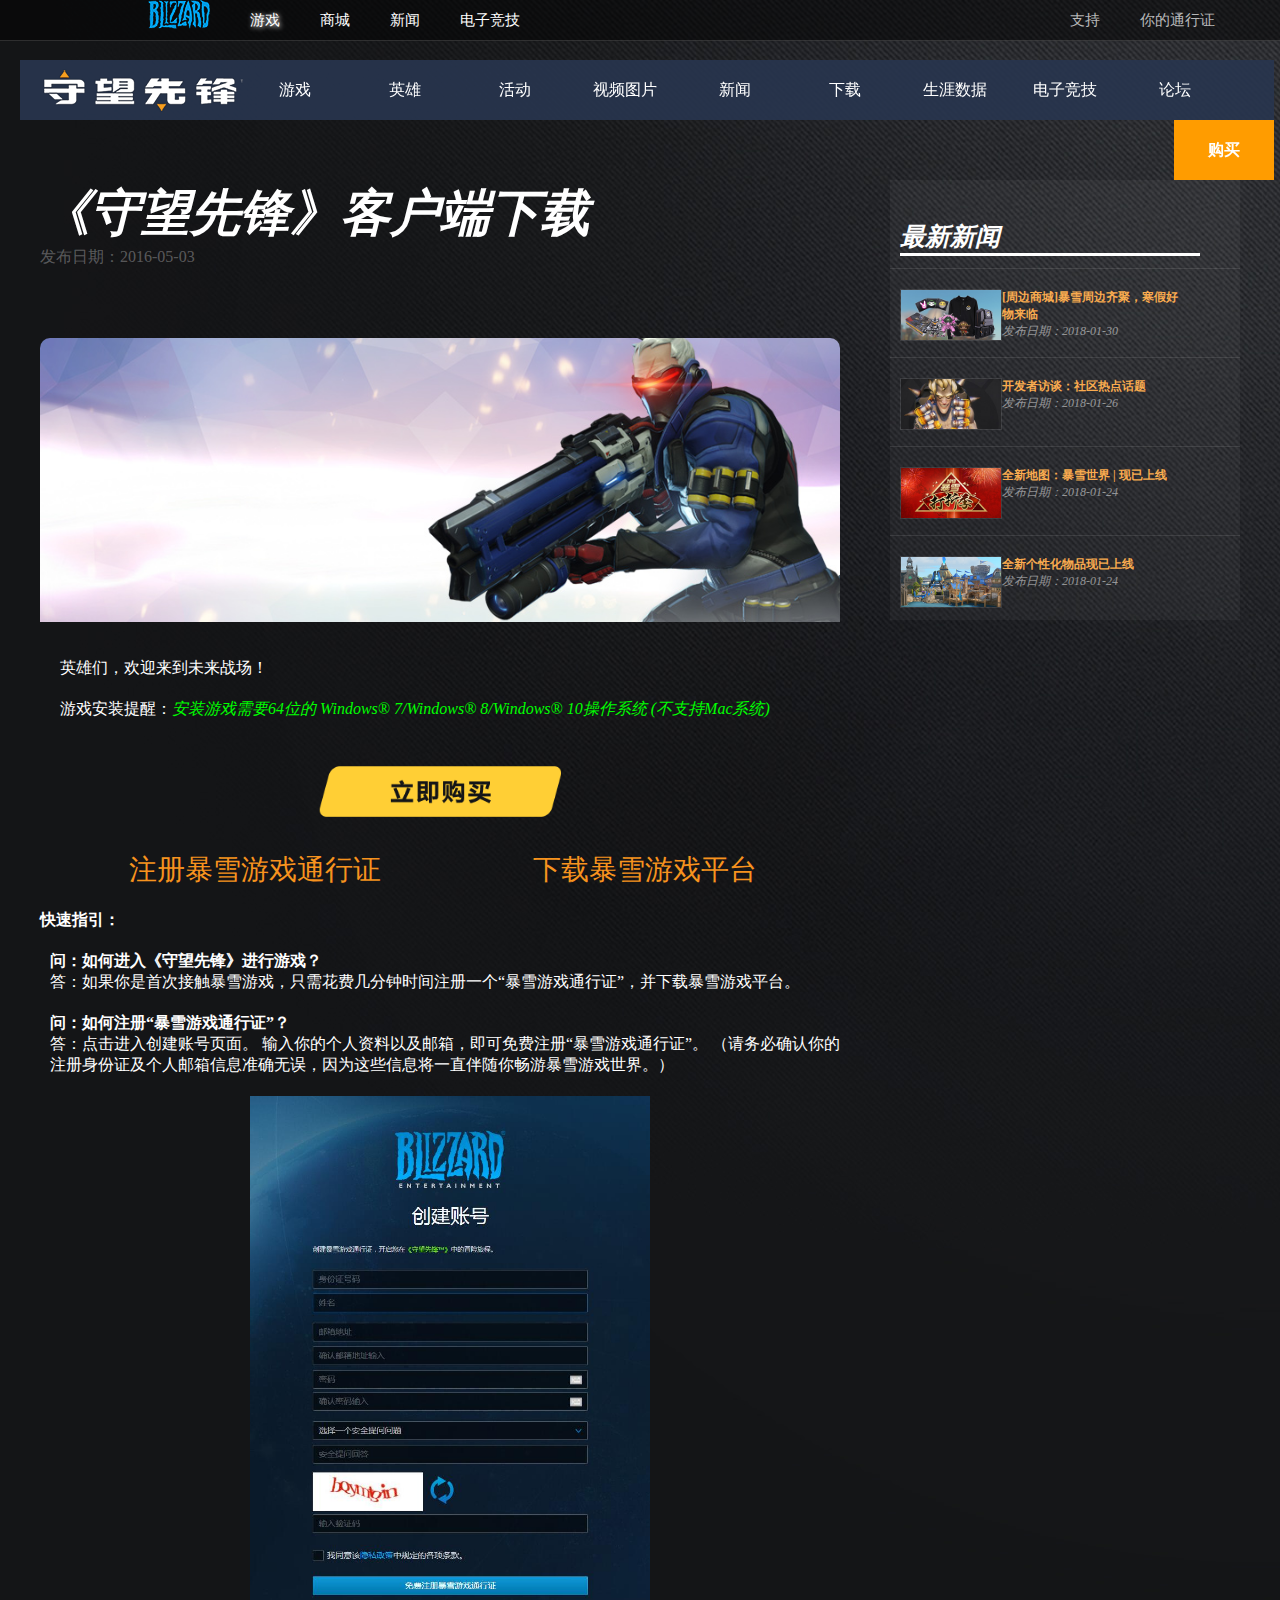
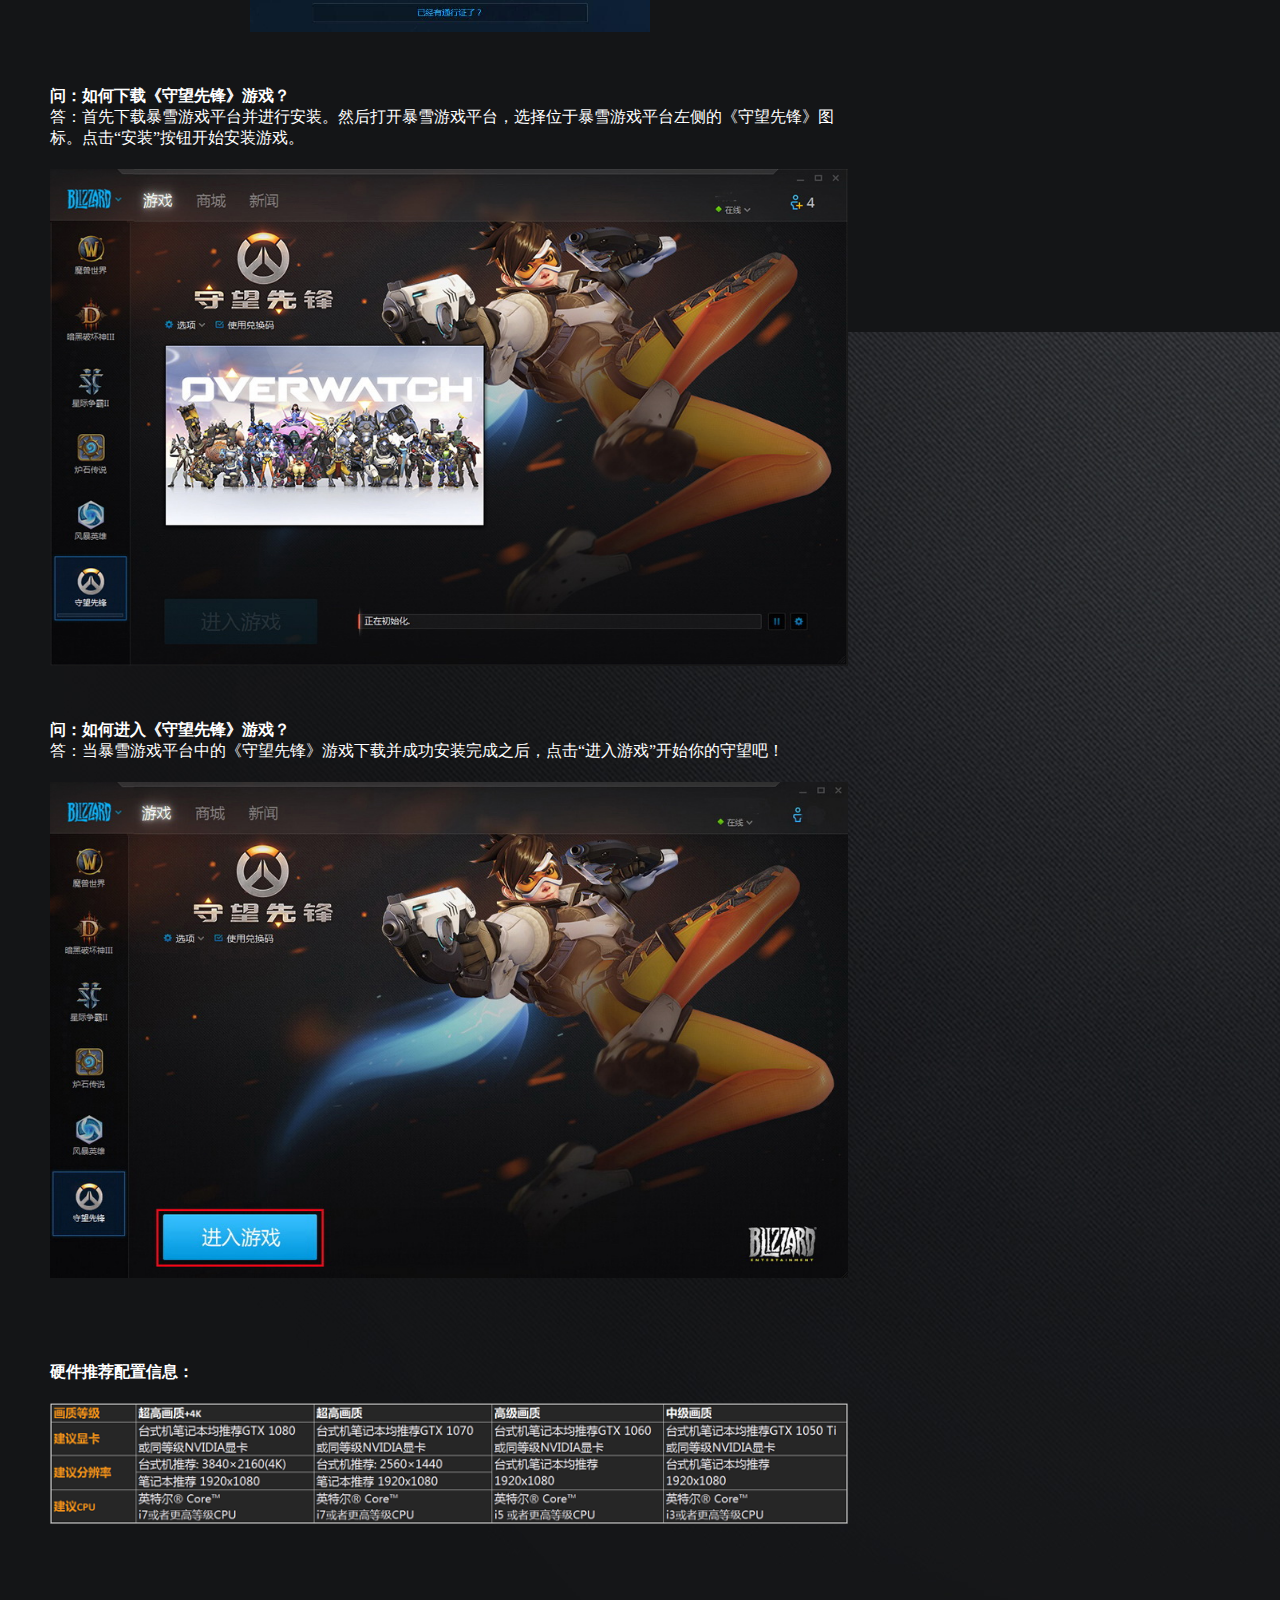
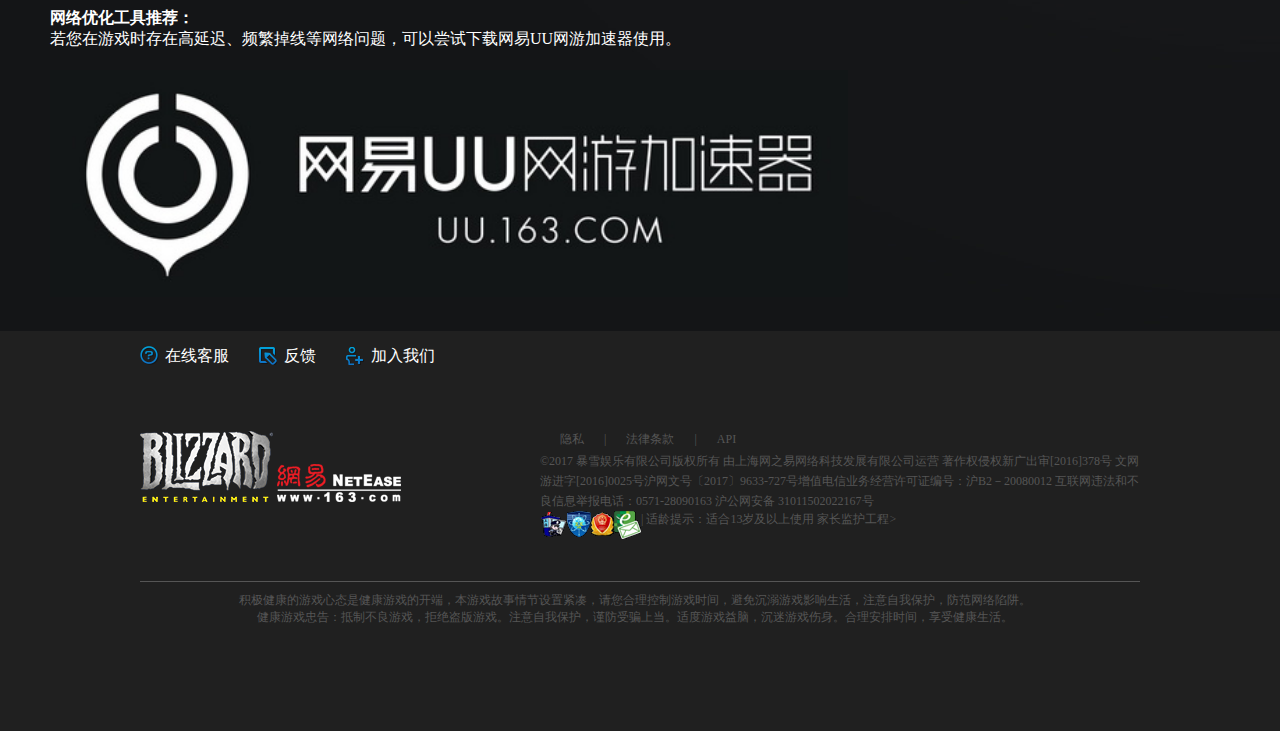
<file: download.html>
<!DOCTYPE html>
<head>
	<meta charset="utf-8">
	<title>下载</title>
	<link href="./css/commen.css" type="text/css" rel="stylesheet">
	<link href="./css/download.css" type="text/css" rel="stylesheet">
	<script type="text/javascript" src="./js/nav.js"></script>
</head>


<body>
	<!-- =============头部导航================ -->
	<header>
		
		<div class="header_title">
		<ul>
			<li> <a href="#"><img src="images/header_logo.png"></a></li>
			<li class="header_title_light"> <a href="#">游戏</a></li>
			<li> <a href="#">商城</a></li>
			<li> <a href="#">新闻</a></li>
			<li> <a href="#">电子竞技</a></li>
		</ul>

		<div class="header_title_right">
			<ul>
			<li>支持</li>
			<li>你的通行证</li>
			</ul>
		</div>
	</div>
		<!-- <div class="navbg"> -->
		<!-- =========导航========= -->
		<nav id="nav">
			<ul>
				<li><a href="index.html"><img src="./images/title_logo.png"></a></li>
				<li><a href="#">游戏</a></li>
				<li><a href="heros.html">英雄</a></li>
				<li><a href="activity.html">活动</a></li>
				<li><a href="video.html">视频图片</a></li>
				<li><a href="news.html">新闻</a></li>
				<li><a href="download.html">下载</a></li>
				<li><a href="#">生涯数据</a></li>
				<li><a href="sports.html">电子竞技</a></li>
				<li><a href="#">论坛</a></li>

			</ul>
			<a href=""><div class="nav_buy"><strong>购买</strong></div></a>
		</nav>
		
	</header>


	
	<main>
		<div class="main_left">
			<div class="main_left_afloor">
				<h2><i>《守望先锋》客户端下载</i></h2><span>发布日期：2016-05-03</span>
				<div class="main_left_afloorP">
				<img src="./images/download/76.jpg" width="800px"></div>
				<p>英雄们，欢迎来到未来战场！</p>
				<p>游戏安装提醒：<i style="color:rgb(0,255,0);">安装游戏需要64位的 Windows® 7/Windows® 8/Windows® 10操作系统 (不支持Mac系统)</i></p>
				<div class="main_left_buy">
					<div class="main_left_buyT">
					<a href=""><img src="./images/download/button.png" width="250px"></a>
				</div>
				<div class="main_left_buyD">
					<a href="">注册暴雪游戏通行证</a>
					<a href="">下载暴雪游戏平台</a>
				</div>

				</div>
			</div>
			<div class="main_left_bfloor">
				<h4>快速指引：</h4>
				<p><strong>问：如何进入《守望先锋》进行游戏？</strong>
				答：如果你是首次接触暴雪游戏，只需花费几分钟时间注册一个“暴雪游戏通行证”，并下载暴雪游戏平台。</p>
				<p><strong>问：如何注册“暴雪游戏通行证”？</strong>
				答：点击进入创建账号页面。 输入你的个人资料以及邮箱，即可免费注册“暴雪游戏通行证”。
				（请务必确认你的注册身份证及个人邮箱信息准确无误，因为这些信息将一直伴随你畅游暴雪游戏世界。）</p>
				<p><a href=""><img src="./images/download/register.jpg" width="400px"></a></p>

			</div>
			<div class="main_left_cfloor">
				<p><strong>问：如何下载《守望先锋》游戏？</strong>
				答：首先下载暴雪游戏平台并进行安装。然后打开暴雪游戏平台，选择位于暴雪游戏平台左侧的《守望先锋》图标。点击“安装”按钮开始安装游戏。</p>
				<p><a href=""><img src="./images/download/login.jpg" width="798px"></a></p>
			</div>
			<div class="main_left_dfloor">
				<p><strong>问：如何进入《守望先锋》游戏？</strong>
				答：当暴雪游戏平台中的《守望先锋》游戏下载并成功安装完成之后，点击“进入游戏”开始你的守望吧！</p>
				<p><a href=""><img src="./images/download/start.jpg" width="798px"></a></p>
			</div>
			<div class="main_left_efloor">
				<p><strong>硬件推荐配置信息：</strong>
				<p><a href=""><img src="./images/download/peizhi.png" width="798px"></a></p>
			</div>
			<div class="main_left_ffloor">
				<p><strong>网络优化工具推荐：</strong>
					若您在游戏时存在高延迟、频繁掉线等网络问题，可以尝试下载网易UU网游加速器使用。</p>
				<p><a href=""><img src="./images/download/jiasu.jpg" width="798px"></a></p>
			</div>
		</div>


		<div class="main_right">
		<ul>
					<li style="height:48px">
						<h3><i>最新新闻</i></h3>	
					</li>
					<li>
						<a href="#"><img src="./images/news/zhoubian.jpg" height="50px"></a>
						<h5>[周边商城]暴雪周边齐聚，寒假好物来临</h5>
						<p><i>发布日期：2018-01-30</i></p>
					</li>
					<li>
						<a href="#"><img src="./images/news/kuangshu1.jpg" height="50px"></a>
						<h5>开发者访谈：社区热点话题</h5>
						<p><i>发布日期：2018-01-26</i></p>
					</li>
					<li>
						<a href="#"><img src="./images/news/dazhe1.jpg" height="50px"></a>
						<h5>全新地图：暴雪世界 | 现已上线</h5>
						<p><i>发布日期：2018-01-24</i></p>
					</li>
					<li style="border:none">
						<a href="#"><img src="./images/news/newmap.jpg" height="50px"></a>
						<h5>全新个性化物品现已上线</h5>
						<p><i>发布日期：2018-01-24</i></p>
					</li> </div>

	</main>

<div class="clear"></div>




	<footer>
		<div class="footer_contem">
			<div class="footer_contem_top">
				<ul>
					<li>在线客服</li>
					<li>反馈</li>
					<li>加入我们</li>	
				</ul>
			</div>

			<div class="footer_contem_middle">
				<div class="footer_contem_middleL">
					<img src="./images/baoxue_logo.png">
					<img src="./images/wangyi_logo.png">

				</div>
				<div class="footer_contem_middleR">
					<ul>
						<li>
							<ul>
								<li>隐私</li>
								<li>|</li>
								<li>法律条款</li>
								<li>|</li>
								<li>API</li>
							</ul>
						</li>
						<br>
						<li>
							<p>©2017 暴雪娱乐有限公司版权所有 由上海网之易网络科技发展有限公司运营 著作权侵权新广出审[2016]378号

								文网游进字[2016]0025号沪网文号〔2017〕9633-727号增值电信业务经营许可证编号：沪B2－20080012

							互联网违法和不良信息举报电话：0571-28090163 沪公网安备 31011502022167号</p>
						</li>
						<li>
							<ul>
								<li><img src="./images/footer_logo1.png"></li>
								<li><img src="./images/footer_logo2.png"></li>
								<li><img src="./images/footer_logo3.png"></li>
								<li><img src="./images/footer_logo4.png"></li>
								<li>|  适龄提示：适合13岁及以上使用  家长监护工程></li>
							</ul>
						</li>
					</ul>
				</div>
			</div>
			<div class="footer_contem_bottom">
				积极健康的游戏心态是健康游戏的开端，本游戏故事情节设置紧凑，请您合理控制游戏时间，避免沉溺游戏影响生活，注意自我保护，防范网络陷阱。<br>
				健康游戏忠告：抵制不良游戏，拒绝盗版游戏。注意自我保护，谨防受骗上当。适度游戏益脑，沉迷游戏伤身。合理安排时间，享受健康生活。
			</div>
		</div>
	</footer>

</body>
</file>
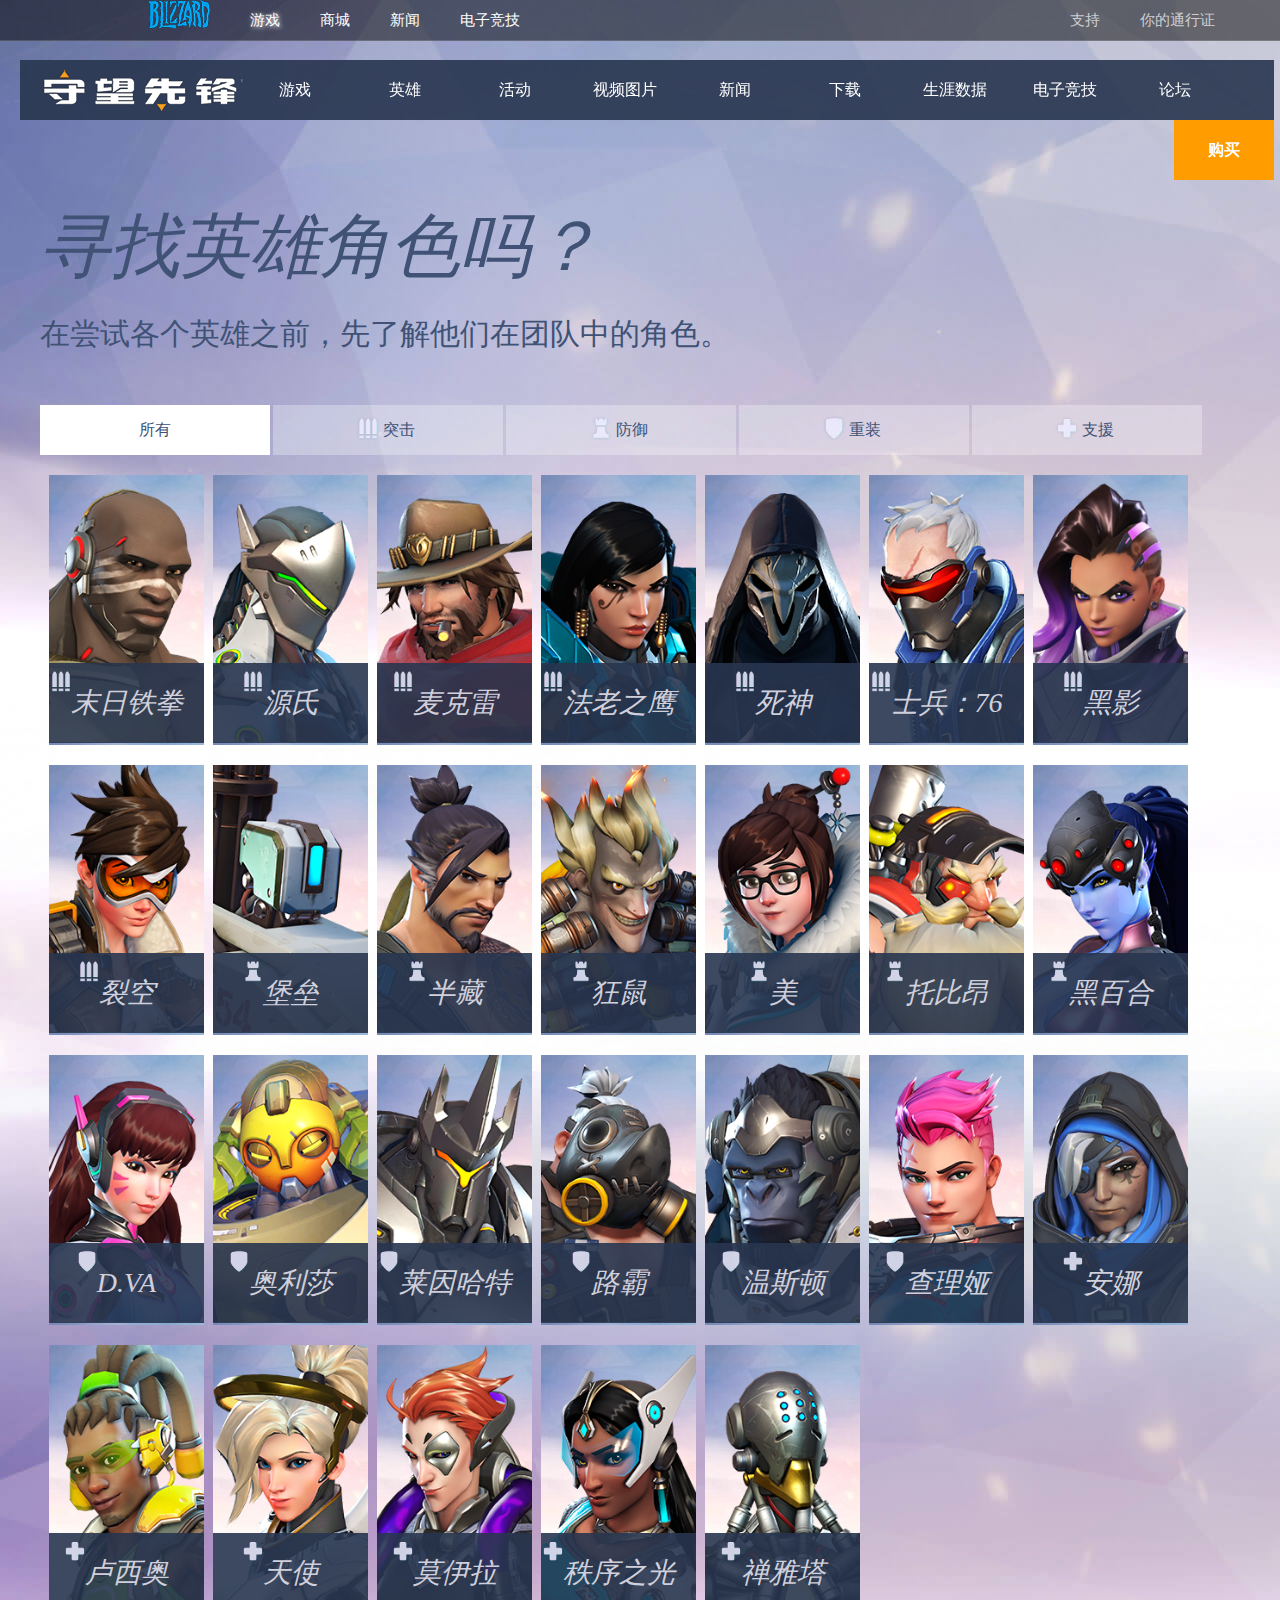
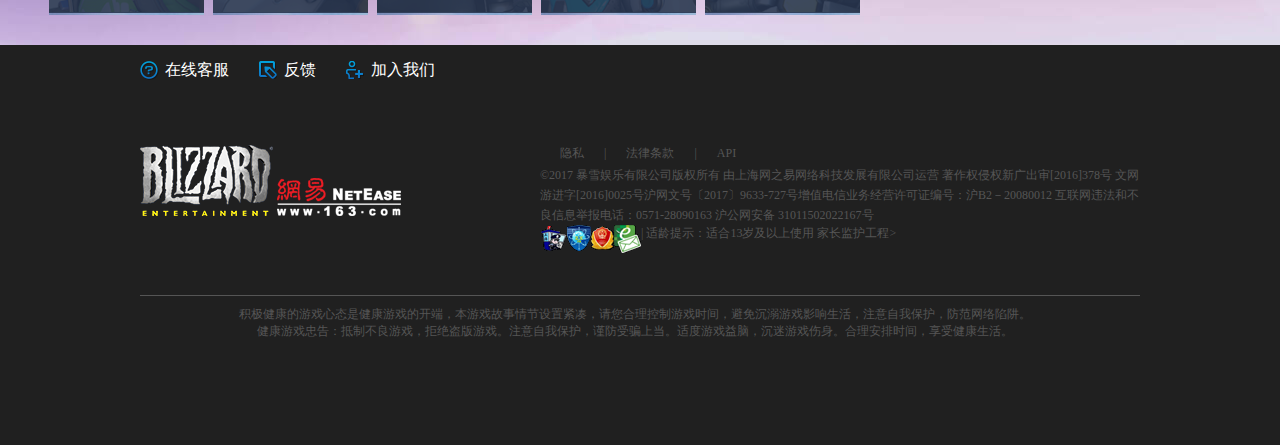
<file: heros.html>
<!DOCTYPE html>
<head>
	<meta charset="utf-8">
	<title>英雄</title>
	<link href="./css/commen.css" type="text/css" rel="stylesheet">
	<link href="./css/heros.css" type="text/css" rel="stylesheet">
	<script type="text/javascript" src="./js/nav.js"></script>
</head>


<body>
	<!-- =============头部导航================ -->
	<header>
		
		<div class="header_title">
		<ul>
			<li> <a href="#"><img src="images/header_logo.png"></a></li>
			<li class="header_title_light"> <a href="#">游戏</a></li>
			<li> <a href="#">商城</a></li>
			<li> <a href="#">新闻</a></li>
			<li> <a href="#">电子竞技</a></li>
		</ul>

		<div class="header_title_right">
			<ul>
			<li>支持</li>
			<li>你的通行证</li>
			</ul>
		</div>
	</div>
		<!-- <div class="navbg"> -->
		<!-- =========导航========= -->
		<nav id="nav">
			<ul>
				<li><a href="index.html"><img src="./images/title_logo.png"></a></li>
				<li><a href="#">游戏</a></li>
				<li><a href="heros.html">英雄</a></li>
				<li><a href="activity.html">活动</a></li>
				<li><a href="video.html">视频图片</a></li>
				<li><a href="news.html">新闻</a></li>
				<li><a href="download.html">下载</a></li>
				<li><a href="#">生涯数据</a></li>
				<li><a href="sports.html">电子竞技</a></li>
				<li><a href="#">论坛</a></li>

			</ul>
			<a href=""><div class="nav_buy"><strong>购买</strong></div></a>
		</nav>
		
	</header>
	
	<main>
		<div class="main_heros">
			<i>寻找英雄角色吗？</i>
			<p>在尝试各个英雄之前，先了解他们在团队中的角色。</p>
			<ul class="main_herostype">
					<li style="text-align:center;">所有</li>
					<li><a href="#"><img src="./images/heros/role-offense.png" width="30px" ><span>突击</span></a></li>
					<li><a href="#"><img src="./images/heros/role-defense.png" width="30px" ><span>防御</span></a></li>
					<li><a href="#"><img src="./images/heros/role-tank.png" width="30px" ><span>重装</span></a></li>
					<li><a href="#"><img src="./images/heros/role-support.png" width="30px" ><span>支援</span></a></li>
			</ul>
			<ul class="heros">
				<a href="#"><li><img src="images/heros/11tiequan.png" width="155px">
					<span><img src="./images/heros/role-offense.png" width="30px" class="img" ><i>末日铁拳</i></span></li></a>
					<a href="#"><li><img src="images/heros/12yuanshi.png" width="155px"><span><img src="./images/heros/role-offense.png" width="30px" class="img" ><i>源氏</i></span></li></a>
					<a href="#"><li><img src="images/heros/13mai.png" width="155px"><span><img src="./images/heros/role-offense.png" width="30px" class="img" ><i>麦克雷</i></span></li></a>
					<a href="#"><li><img src="images/heros/14faji.png" width="155px"><span><img src="./images/heros/role-offense.png" width="30px" class="img" ><i>法老之鹰</i></span></li></a>
					<a href="#"><li><img src="images/heros/15sishen.png" width="155px"><span><img src="./images/heros/role-offense.png" width="30px" class="img" ><i>死神</i></span></li></a>
					<a href="#"><li><img src="images/heros/16solider.png" width="155px"><span><img src="./images/heros/role-offense.png" width="30px" class="img" ><i>士兵：76</i></span></li></a>
					<a href="#"><li><img src="images/heros/18heiying.png" width="155px"><span><img src="./images/heros/role-offense.png" width="30px" class="img" ><i>黑影</i></span></li></a>
					<a href="#"><li><img src="images/heros/21liekong.png" width="155px"><span><img src="./images/heros/role-offense.png" width="30px" class="img" ><i>裂空</i></span></li></a>
					
					<a href="#"><li><img src="images/heros/22baolei.png" width="155px"><span><img src="./images/heros/role-defense.png" width="30px" class="img" ><i>堡垒</i></span></li></a>
					<a href="#"><li><img src="images/heros/23banzang.png" width="155px"><span><img src="./images/heros/role-defense.png" width="30px" class="img" ><i>半藏</i></span></li></a>
					<a href="#"><li><img src="images/heros/24kuangshu.png" width="155px"><span><img src="./images/heros/role-defense.png" width="30px" class="img" ><i>狂鼠</i></span></li></a>
					<a href="#"><li><img src="images/heros/25xiaomei.png" width="155px"><span><img src="./images/heros/role-defense.png" width="30px" class="img" ><i>美</i></span></li></a>
					<a href="#"><li><img src="images/heros/26airen.png" width="155px"><span><img src="./images/heros/role-defense.png" width="30px" class="img" ><i>托比昂</i></span></li></a>
					<a href="#"><li><img src="images/heros/27baihe.png" width="155px"><span><img src="./images/heros/role-defense.png" width="30px" class="img" ><i>黑百合</i></span></li></a>

					<a href="#"><li><img src="images/heros/31DVA.png" width="155px"><span><img src="./images/heros/role-tank.png" width="30px" class="img" ><i>D.VA</i></span></li></a>
					<a href="#"><li><img src="images/heros/32aolisha.png" width="155px"><span><img src="./images/heros/role-tank.png" width="30px" class="img" ><i>奥利莎</i></span></li></a>
					<a href="#"><li><img src="images/heros/33dachui.png" width="155px"><span><img src="./images/heros/role-tank.png" width="30px" class="img" ><i>莱因哈特</i></span></li></a>
					<a href="#"><li><img src="images/heros/34luba.png" width="155px"><span><img src="./images/heros/role-tank.png" width="30px" class="img" ><i>路霸</i></span></li></a>
					<a href="#"><li><img src="images/heros/35xingxing.png" width="155px"><span><img src="./images/heros/role-tank.png" width="30px" class="img" ><i>温斯顿</i></span></li></a>
					<a href="#"><li><img src="images/heros/36maomei.png" width="155px"><span><img src="./images/heros/role-tank.png" width="30px" class="img" ><i>查理娅</i></span></li></a>

					<a href="#"><li><img src="images/heros/37anna.png" width="155px"><span><img src="./images/heros/role-support.png" width="30px" class="img" ><i>安娜</i></span></li></a>
					<a href="#"><li><img src="images/heros/41DJ.png" width="155px"><span><img src="./images/heros/role-support.png" width="30px" class="img" ><i>卢西奥</i></span></li></a>
					<a href="#"><li><img src="images/heros/42angel.png" width="155px"><span><img src="./images/heros/role-support.png" width="30px" class="img" ><i>天使</i></span></li></a>
					<a href="#"><li><img src="images/heros/43moyila.png" width="155px"><span><img src="./images/heros/role-support.png" width="30px" class="img" ><i>莫伊拉</i></span></li></a>
					<a href="#"><li><img src="images/heros/44asan.png" width="155px"><span><img src="./images/heros/role-support.png" width="30px" class="img" ><i>秩序之光</i></span></li></a>
					<a href="#"><li><img src="images/heros/45heshang.png" width="155px"><span><img src="./images/heros/role-support.png" width="30px" class="img" ><i>禅雅塔</i></span></li></a>
			</ul>

		</div>

	</main>
	<div class="clear"></div>

	<footer>
		<div class="footer_contem">
			<div class="footer_contem_top">
				<ul>
					<li>在线客服</li>
					<li>反馈</li>
					<li>加入我们</li>	
				</ul>
			</div>

			<div class="footer_contem_middle">
				<div class="footer_contem_middleL">
					<img src="./images/baoxue_logo.png">
					<img src="./images/wangyi_logo.png">

				</div>
				<div class="footer_contem_middleR">
					<ul>
						<li>
							<ul>
								<li>隐私</li>
								<li>|</li>
								<li>法律条款</li>
								<li>|</li>
								<li>API</li>
							</ul>
						</li>
						<br>
						<li>
							<p>©2017 暴雪娱乐有限公司版权所有 由上海网之易网络科技发展有限公司运营 著作权侵权新广出审[2016]378号

								文网游进字[2016]0025号沪网文号〔2017〕9633-727号增值电信业务经营许可证编号：沪B2－20080012

							互联网违法和不良信息举报电话：0571-28090163 沪公网安备 31011502022167号</p>
						</li>
						<li>
							<ul>
								<li><img src="./images/footer_logo1.png"></li>
								<li><img src="./images/footer_logo2.png"></li>
								<li><img src="./images/footer_logo3.png"></li>
								<li><img src="./images/footer_logo4.png"></li>
								<li>|  适龄提示：适合13岁及以上使用  家长监护工程></li>
							</ul>
						</li>
					</ul>
				</div>
			</div>
			<div class="footer_contem_bottom">
				积极健康的游戏心态是健康游戏的开端，本游戏故事情节设置紧凑，请您合理控制游戏时间，避免沉溺游戏影响生活，注意自我保护，防范网络陷阱。<br>
				健康游戏忠告：抵制不良游戏，拒绝盗版游戏。注意自我保护，谨防受骗上当。适度游戏益脑，沉迷游戏伤身。合理安排时间，享受健康生活。
			</div>
		</div>
	</footer>

</body>
</file>
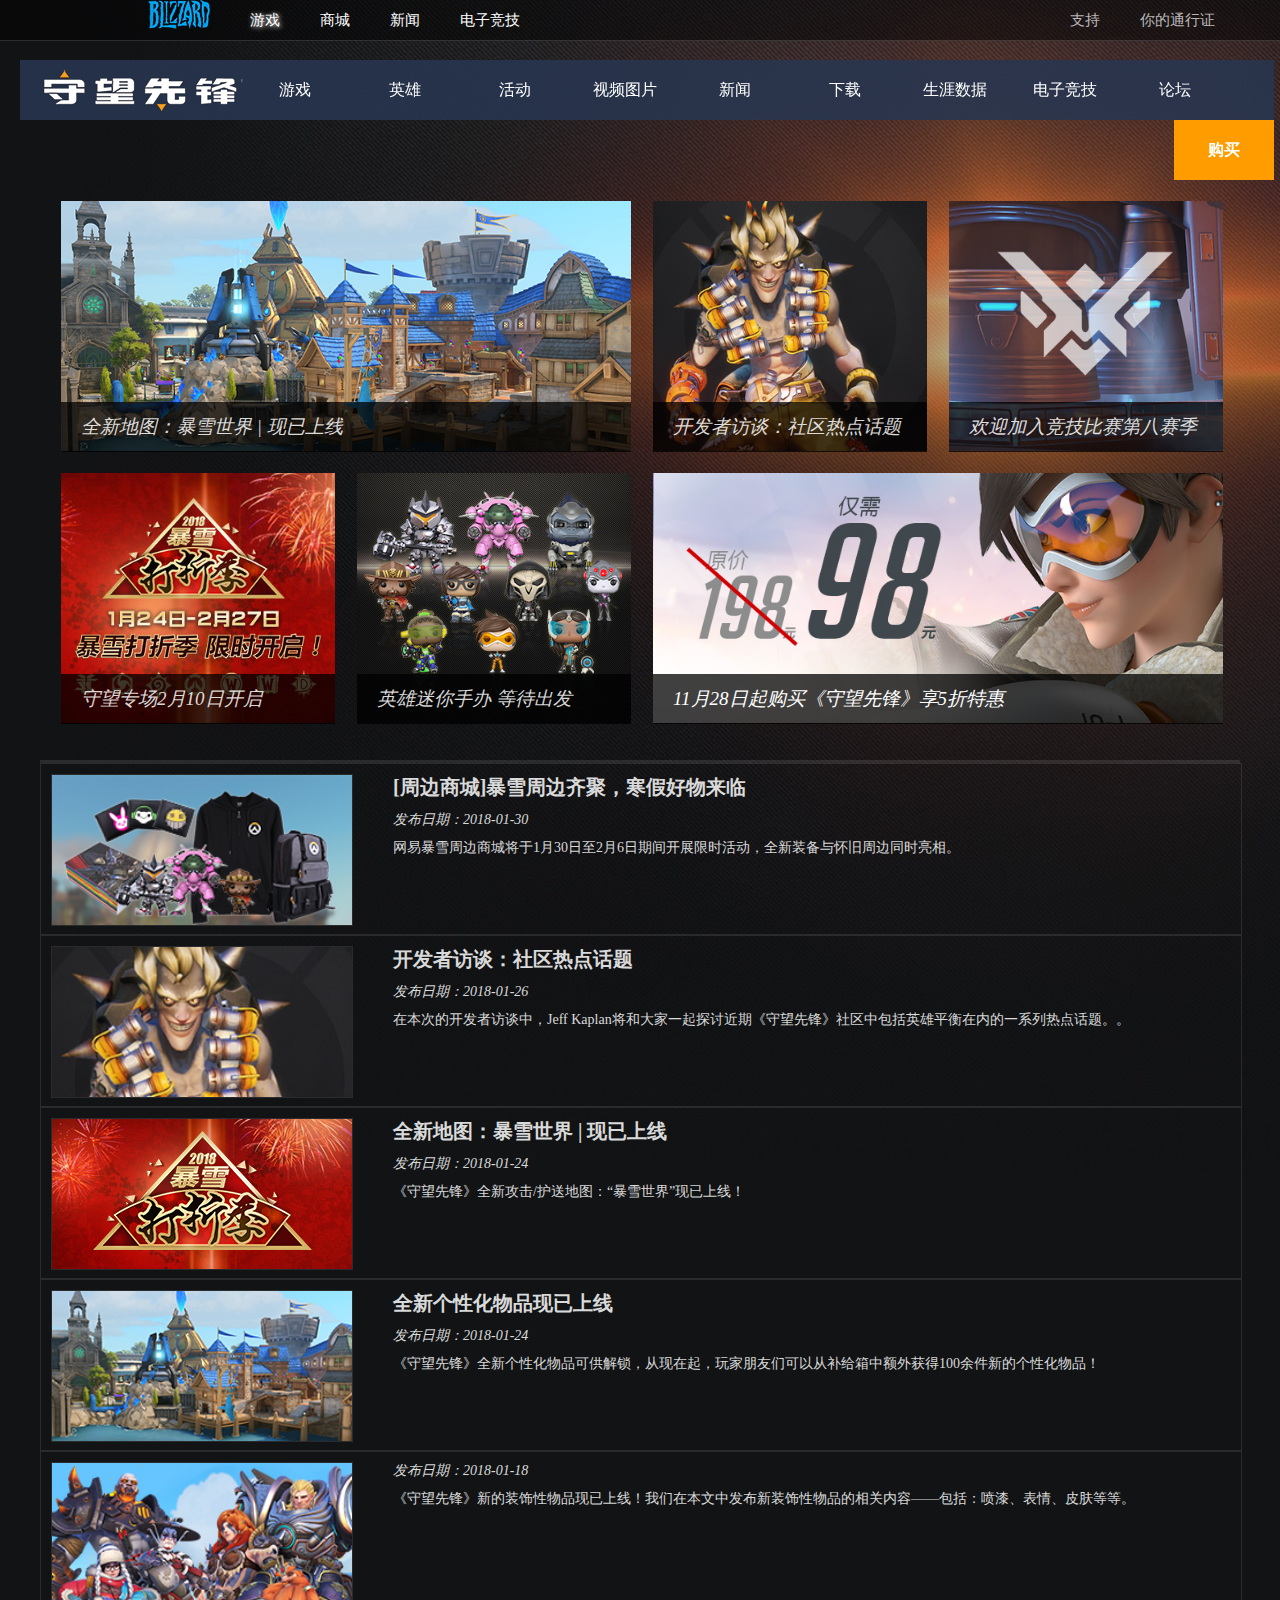
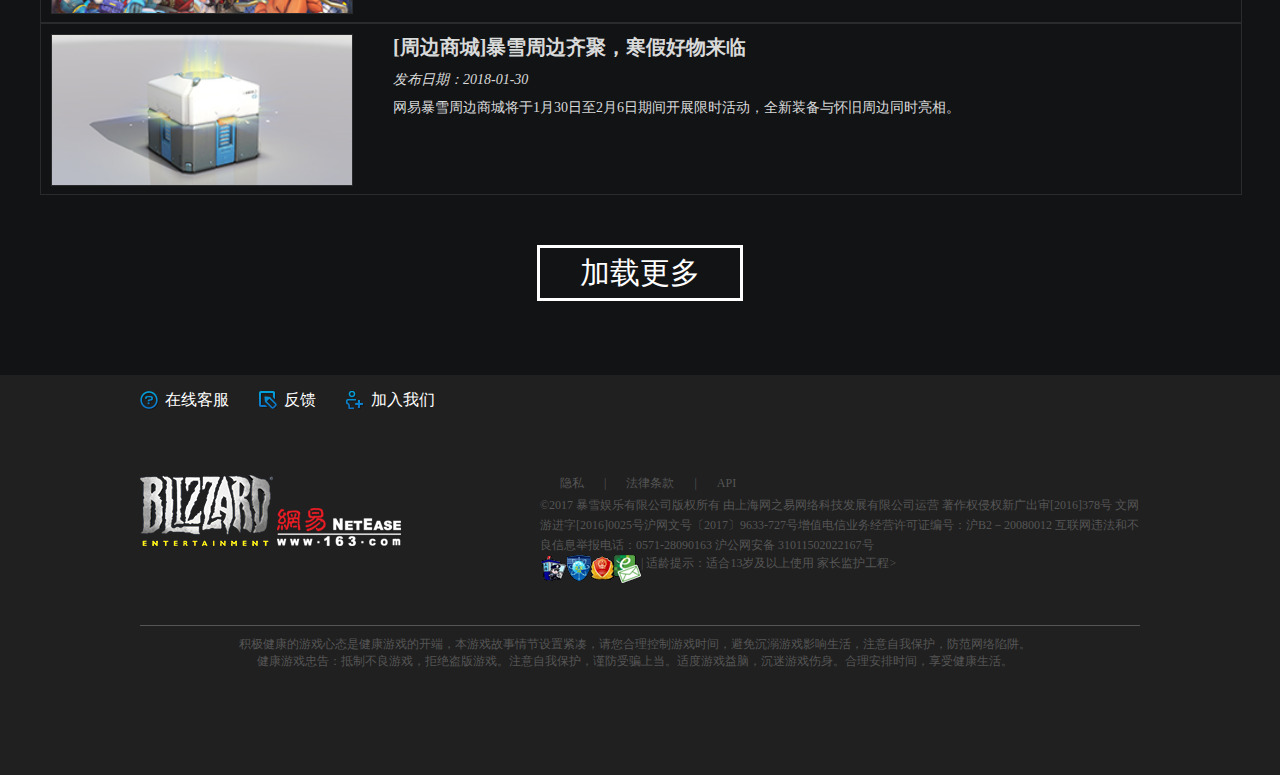
<file: news.html>
<!DOCTYPE html>
<head>
	<meta charset="utf-8">
	<title>新闻</title>
	<link href="./css/commen.css" type="text/css" rel="stylesheet">
	<link href="./css/news.css" type="text/css" rel="stylesheet">
	<script type="text/javascript" src="./js/nav.js"></script>
</head>


<body>
	<!-- =============头部导航================ -->
	<header>
		
		<div class="header_title">
		<ul>
			<li> <a href="#"><img src="images/header_logo.png"></a></li>
			<li class="header_title_light"> <a href="#">游戏</a></li>
			<li> <a href="#">商城</a></li>
			<li> <a href="#">新闻</a></li>
			<li> <a href="#">电子竞技</a></li>
		</ul>

		<div class="header_title_right">
			<ul>
			<li>支持</li>
			<li>你的通行证</li>
			</ul>
		</div>
	</div>
		<!-- <div class="navbg"> -->
		<!-- =========导航========= -->
		<nav id="nav">
			<ul>
				<li><a href="index.html"><img src="./images/title_logo.png"></a></li>
				<li><a href="#">游戏</a></li>
				<li><a href="heros.html">英雄</a></li>
				<li><a href="activity.html">活动</a></li>
				<li><a href="video.html">视频图片</a></li>
				<li><a href="news.html">新闻</a></li>
				<li><a href="download.html">下载</a></li>
				<li><a href="#">生涯数据</a></li>
				<li><a href="sports.html">电子竞技</a></li>
				<li><a href="#">论坛</a></li>

			</ul>
			<a href=""><div class="nav_buy"><strong>购买</strong></div></a>
		</nav>
		
	</header>
	
	<main>
		<div class="main_content">
			<ul>
				<li class="main_content_big"><a href="#"><img src="./images/news_newmap.jpg" width="570px"></a><span><i>全新地图：暴雪世界 | 现已上线</i></span></li>
				<li><a href="#"><img src="./images/news/kuangshu.jpg" width="274px"></a><span><i>开发者访谈：社区热点话题</i></span></li>
				<li><a href="#"><img src="./images/news/news_3.jpg" width="274px"></a><span><i>欢迎加入竞技比赛第八赛季</i></span></li>
				<li><a href="#"><img src="./images/news/dazhe.jpg" width="274px"></a><span><i>守望专场2月10日开启</i></span></li>
				<li><a href="#"><img src="./images/news/news_4.jpg" width="274px"></a><span><i>英雄迷你手办 等待出发</i></span></li>
				<li class="main_content_big"><a href="#"><img src="./images/news_zhekou.jpg" width="570px"><span><i>11月28日起购买《守望先锋》享5折特惠</i></span></a></li>

			</ul>		
			</div>
			<div class="bfloor">
				<ul>
					<li>
						<a href="#"><img src="./images/news/zhoubian.jpg" height="150px"></a>
						<h5>[周边商城]暴雪周边齐聚，寒假好物来临</h5>
						<p><i>发布日期：2018-01-30</i></p>
						<p>网易暴雪周边商城将于1月30日至2月6日期间开展限时活动，全新装备与怀旧周边同时亮相。</p>

					</li>
					<li>
						<a href="#"><img src="./images/news/kuangshu1.jpg" height="150px"></a>
						<h5>开发者访谈：社区热点话题</h5>
						<p><i>发布日期：2018-01-26</i></p>
						<p>在本次的开发者访谈中，Jeff Kaplan将和大家一起探讨近期《守望先锋》社区中包括英雄平衡在内的一系列热点话题。。</p>

					</li>
					<li>
						<a href="#"><img src="./images/news/dazhe1.jpg" height="150px"></a>
						<h5>全新地图：暴雪世界 | 现已上线</h5>
						<p><i>发布日期：2018-01-24</i></p>
						<p>《守望先锋》全新攻击/护送地图：“暴雪世界”现已上线！</p>

					</li>
					<li>
						<a href="#"><img src="./images/news/newmap.jpg" height="150px"></a>
						<h5>全新个性化物品现已上线</h5>
						<p><i>发布日期：2018-01-24</i></p>
						<p>《守望先锋》全新个性化物品可供解锁，从现在起，玩家朋友们可以从补给箱中额外获得100余件新的个性化物品！</p>

					</li>
					<li>
						<a href="#"><img src="./images/news/ow.jpg" height="150px"></a>
						<h5《守望先锋》装饰性物品更新一览</h5>
						<p><i>发布日期：2018-01-18</i></p>
						<p>《守望先锋》新的装饰性物品现已上线！我们在本文中发布新装饰性物品的相关内容——包括：喷漆、表情、皮肤等等。</p>

					</li>
					<li>
						<a href="#"><img src="./images/news/buji.jpg" height="150px"></a>
						<h5>[周边商城]暴雪周边齐聚，寒假好物来临</h5>
						<p><i>发布日期：2018-01-30</i></p>
						<p>网易暴雪周边商城将于1月30日至2月6日期间开展限时活动，全新装备与怀旧周边同时亮相。</p>

					</li>
				</ul>	
			</div>
			<div class="button">
				<a href="#">加载更多</a>
			</div>

	</main>


	<footer>
		<div class="footer_contem">
			<div class="footer_contem_top">
				<ul>
					<li>在线客服</li>
					<li>反馈</li>
					<li>加入我们</li>	
				</ul>
			</div>

			<div class="footer_contem_middle">
				<div class="footer_contem_middleL">
					<img src="./images/baoxue_logo.png">
					<img src="./images/wangyi_logo.png">

				</div>
				<div class="footer_contem_middleR">
					<ul>
						<li>
							<ul>
								<li>隐私</li>
								<li>|</li>
								<li>法律条款</li>
								<li>|</li>
								<li>API</li>
							</ul>
						</li>
						<br>
						<li>
							<p>©2017 暴雪娱乐有限公司版权所有 由上海网之易网络科技发展有限公司运营 著作权侵权新广出审[2016]378号

								文网游进字[2016]0025号沪网文号〔2017〕9633-727号增值电信业务经营许可证编号：沪B2－20080012

							互联网违法和不良信息举报电话：0571-28090163 沪公网安备 31011502022167号</p>
						</li>
						<li>
							<ul>
								<li><img src="./images/footer_logo1.png"></li>
								<li><img src="./images/footer_logo2.png"></li>
								<li><img src="./images/footer_logo3.png"></li>
								<li><img src="./images/footer_logo4.png"></li>
								<li>|  适龄提示：适合13岁及以上使用  家长监护工程></li>
							</ul>
						</li>
					</ul>
				</div>
			</div>
			<div class="footer_contem_bottom">
				积极健康的游戏心态是健康游戏的开端，本游戏故事情节设置紧凑，请您合理控制游戏时间，避免沉溺游戏影响生活，注意自我保护，防范网络陷阱。<br>
				健康游戏忠告：抵制不良游戏，拒绝盗版游戏。注意自我保护，谨防受骗上当。适度游戏益脑，沉迷游戏伤身。合理安排时间，享受健康生活。
			</div>
		</div>
	</footer>

</body>
</file>
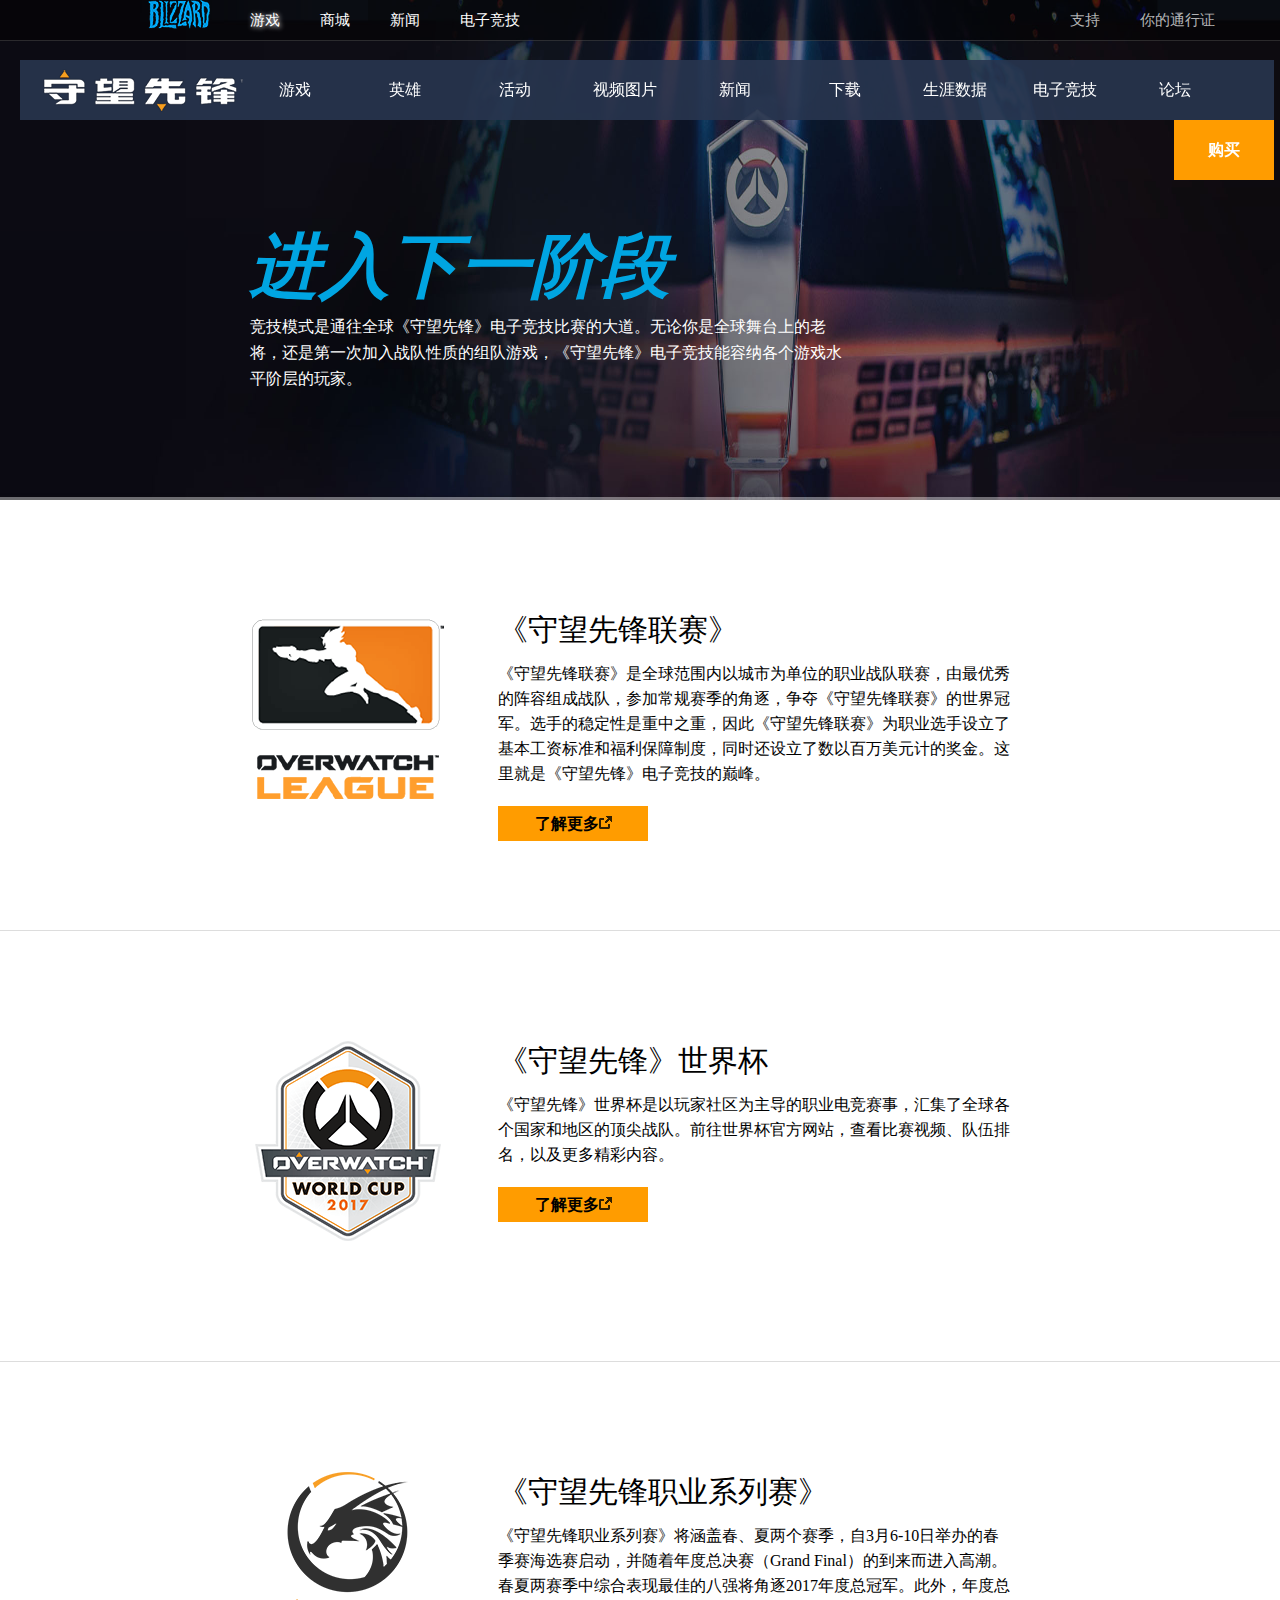
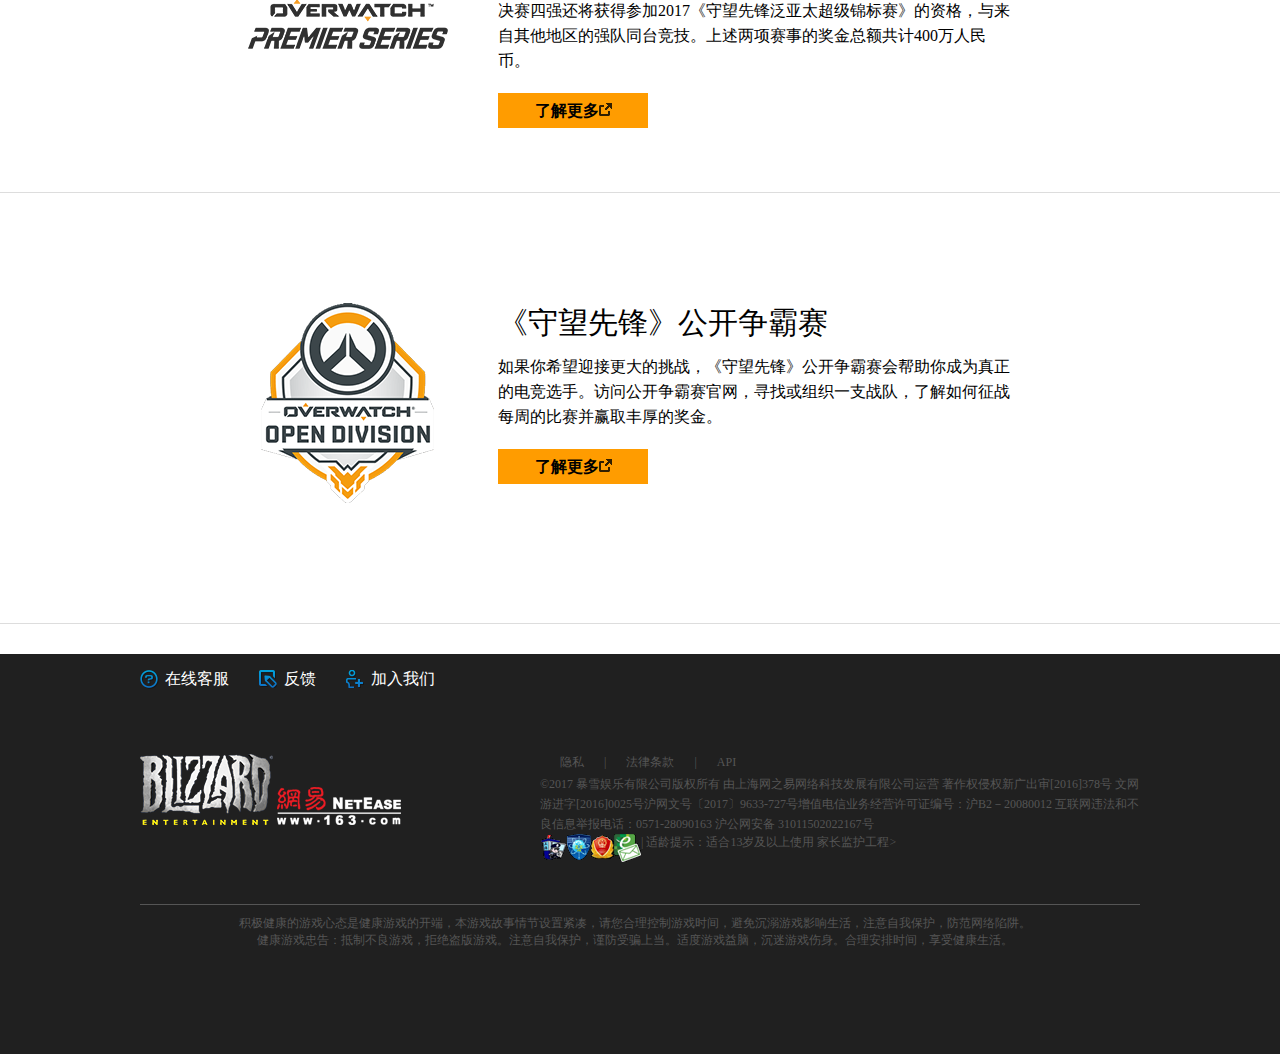
<file: sports.html>
<!DOCTYPE html>
<head>
	<meta charset="utf-8">
	<title>电子竞技</title>
	<link href="./css/commen.css" type="text/css" rel="stylesheet">
	<link href="./css/sports.css" type="text/css" rel="stylesheet">
	<script type="text/javascript" src="./js/nav.js"></script>
</head>


<body>
	<!-- =============头部导航================ -->
	<header>
		
		<div class="header_title">
		<ul>
			<li> <a href="#"><img src="images/header_logo.png"></a></li>
			<li class="header_title_light"> <a href="#">游戏</a></li>
			<li> <a href="#">商城</a></li>
			<li> <a href="#">新闻</a></li>
			<li> <a href="#">电子竞技</a></li>
		</ul>

		<div class="header_title_right">
			<ul>
			<li>支持</li>
			<li>你的通行证</li>
			</ul>
		</div>
	</div>
		<!-- <div class="navbg"> -->
		<!-- =========导航========= -->
		<nav id="nav">
			<ul>
				<li><a href="index.html"><img src="./images/title_logo.png"></a></li>
				<li><a href="#">游戏</a></li>
				<li><a href="heros.html">英雄</a></li>
				<li><a href="activity.html">活动</a></li>
				<li><a href="video.html">视频图片</a></li>
				<li><a href="news.html">新闻</a></li>
				<li><a href="download.html">下载</a></li>
				<li><a href="#">生涯数据</a></li>
				<li><a href="sports.html">电子竞技</a></li>
				<li><a href="#">论坛</a></li>

			</ul>
			<a href=""><div class="nav_buy"><strong>购买</strong></div></a>
		</nav>
		<div class="header_font">
			<h2><i>进入下一阶段</i></h2>
			<p>竞技模式是通往全球《守望先锋》电子竞技比赛的大道。无论你是全球舞台上的老将，还是第一次加入战队性质的组队游戏，《守望先锋》电子竞技能容纳各个游戏水平阶层的玩家。</p>
		</div>
	</header>
	
	<main>
		<div class="afloor">
			<ul>
				<li><img src="./images/sports/ow_logo.png"></li>
				<li>
					<span>《守望先锋联赛》</span>
					<p>《守望先锋联赛》是全球范围内以城市为单位的职业战队联赛，由最优秀的阵容组成战队，参加常规赛季的角逐，争夺《守望先锋联赛》的世界冠军。选手的稳定性是重中之重，因此《守望先锋联赛》为职业选手设立了基本工资标准和福利保障制度，同时还设立了数以百万美元计的奖金。这里就是《守望先锋》电子竞技的巅峰。</p>
					<a href="#"><strong>了解更多</strong><img src="./images/sports/btn.png"></a>
				</li>
			</ul>
		</div>
		<div class="afloor">
			<ul>
				<li><img src="./images/sports/owwc_logo.png"></li>
				<li>
					<span>《守望先锋》世界杯</span>
					<p>《守望先锋》世界杯是以玩家社区为主导的职业电竞赛事，汇集了全球各个国家和地区的顶尖战队。前往世界杯官方网站，查看比赛视频、队伍排名，以及更多精彩内容。</p>
					<a href="#"><strong>了解更多</strong><img src="./images/sports/btn.png"></a>
				</li>
			</ul>
		</div>
		<div class="afloor">
			<ul>
				<li><img src="./images/sports/premier_logo.png"></li>
				<li>
					<span>《守望先锋职业系列赛》</span>
					<p>《守望先锋职业系列赛》将涵盖春、夏两个赛季，自3月6-10日举办的春季赛海选赛启动，并随着年度总决赛（Grand Final）的到来而进入高潮。春夏两赛季中综合表现最佳的八强将角逐2017年度总冠军。此外，年度总决赛四强还将获得参加2017《守望先锋泛亚太超级锦标赛》的资格，与来自其他地区的强队同台竞技。上述两项赛事的奖金总额共计400万人民币。</p>
					<a href="#"><strong>了解更多</strong><img src="./images/sports/btn.png"></a>
				</li>
			</ul>
		</div>
		<div class="afloor">
			<ul>
				<li><img src="./images/sports/owod_logo.png"></li>
				<li>
					<span>《守望先锋》公开争霸赛</span>
					<p>如果你希望迎接更大的挑战，《守望先锋》公开争霸赛会帮助你成为真正的电竞选手。访问公开争霸赛官网，寻找或组织一支战队，了解如何征战每周的比赛并赢取丰厚的奖金。</p>
					<a href="#"><strong>了解更多</strong><img src="./images/sports/btn.png"></a>
				</li>
			</ul>
		</div>
	</main>


	<footer>
		<div class="footer_contem">
			<div class="footer_contem_top">
				<ul>
					<li>在线客服</li>
					<li>反馈</li>
					<li>加入我们</li>	
				</ul>
			</div>

			<div class="footer_contem_middle">
				<div class="footer_contem_middleL">
					<img src="./images/baoxue_logo.png">
					<img src="./images/wangyi_logo.png">

				</div>
				<div class="footer_contem_middleR">
					<ul>
						<li>
							<ul>
								<li>隐私</li>
								<li>|</li>
								<li>法律条款</li>
								<li>|</li>
								<li>API</li>
							</ul>
						</li>
						<br>
						<li>
							<p>©2017 暴雪娱乐有限公司版权所有 由上海网之易网络科技发展有限公司运营 著作权侵权新广出审[2016]378号

								文网游进字[2016]0025号沪网文号〔2017〕9633-727号增值电信业务经营许可证编号：沪B2－20080012

							互联网违法和不良信息举报电话：0571-28090163 沪公网安备 31011502022167号</p>
						</li>
						<li>
							<ul>
								<li><img src="./images/footer_logo1.png"></li>
								<li><img src="./images/footer_logo2.png"></li>
								<li><img src="./images/footer_logo3.png"></li>
								<li><img src="./images/footer_logo4.png"></li>
								<li>|  适龄提示：适合13岁及以上使用  家长监护工程></li>
							</ul>
						</li>
					</ul>
				</div>
			</div>
			<div class="footer_contem_bottom">
				积极健康的游戏心态是健康游戏的开端，本游戏故事情节设置紧凑，请您合理控制游戏时间，避免沉溺游戏影响生活，注意自我保护，防范网络陷阱。<br>
				健康游戏忠告：抵制不良游戏，拒绝盗版游戏。注意自我保护，谨防受骗上当。适度游戏益脑，沉迷游戏伤身。合理安排时间，享受健康生活。
			</div>
		</div>
	</footer>

</body>
</file>
<file: css/commen.css>
/*====公共样式====*/
*{margin:0;padding:0;}
html, body, div, ul, li, dl, dt, dd, h1, h2, h3, h4, h5, h6, form, input, select, button, textarea, iframe, table, th, td { margin: 0; padding: 0; }
 { border: 0 none; vertical-align: center; }
ul, li { list-style-type: none; margin:0px; padding:0px;}
body, input, select, button, textarea {  font-family:"微软雅黑";  }
button { cursor: pointer; }
em, cite { font-style: normal; }
aside section,.body{display:block; width:1000px; margin:0 auto;}
a, a:link {color:white; text-decoration: none; }/*设置a标签基本样式与伪类选择器设置*/
a:visited {}
a:active{ text-decoration: none;  }
a:hover { text-decoration: none;}
a:focus { outline: none; } 
.orange { color:#F26E01;}

.clear {
	clear:both;
}
span{
	overflow:hidden;
}

/*=============公共样式============*/
header{
	width:100%;
	height:200px;
}
main{
	width:100%;

}
footer{
	width:100%;height:400px;
	background:#202020;
	color:white;
}

/*=============头部导航============*/
.header_title{
	width:100%;height:40px;
	line-height:40px;
	background:rgba(0,0,0,.5);
	position:absolute;
	color:rgba(255,255,255,.7);
	border-bottom:1px solid rgba(255,255,255,.15);
}
.header_title ul{
	/*width:50%;height:40px;*/
	margin:0 0 0 10% ;
}
header ul li{
	font-size:15px;
	float:left;
	padding:0 20px 0 20px;
}
.header_title_light{
	text-shadow:1px 1px 5px white;
}
header ul li:hover{
	background:#ff9c00;
}

.header_title_right{
	width:20%;height:40px;
	line-height:40px;
	float:right;

}

/*===========固定导航========*/
header nav{
	width:98%;height:60px;
	line-height:60px;
	position:fixed;
	margin:60px 20px ;
	background:rgba(40,53,79,.9);
	z-index:10000;
}
header nav li{
	width:70px;height:60px;
	font-size:16px;
	text-align:center;
}
header nav li:nth-of-type(1){
	width:180px;height:60px;
}
.nav_checked{
	background:#ff9c00;
}

.nav_buy{
	width:100px;height:60px;
	line-height:60px;
	text-align:center;
	background:#ff9c00;
	float:right;
}

.header_row{
	width:100%;height:400px;
	position:absolute;
	top:130px;
}
.header_row_logo{
	width:580px;height:400px;
	margin:0 auto;
}
.header_row_buttonT{
	width:200px;height:60px;
	line-height:60px;
	margin:0 auto;
	background:#ff9c00;
	text-align:center;
	color:white;
	font-size:28px;
	border:3px solid #ff9c00;
}
.header_row_buttonT:hover{
	opacity:0.9;
}
.header_row_buttonD{
	width:200px;height:40px;
	line-height:40px;
	margin:20px auto 0;
	text-align:center;
	color:white;
	border:1px solid white;
}
.header_row_buttonD:hover{
	background:white;
	color:black;
}
/*========底部样式==========*/
.footer_contem{
	width:1000px;
	margin:30px auto 0;
}
.footer_contem_top{
	width:1000px;height:50px;
	line-height:50px;
}
.footer_contem_top ul li{
	margin:0 30px 0 0;
	padding:0 0 0 25px;
	float:left;
}
.footer_contem_top ul li:nth-of-type(1){
	background:url(../images/footer_1.png) no-repeat left center;
}
.footer_contem_top ul li:nth-of-type(2){
	background:url(../images/footer_2.png) no-repeat left center;
}
.footer_contem_top ul li:nth-of-type(3){
	background:url(../images/footer_3.png) no-repeat left center;
}

.footer_contem_middle{
	width:1000px;height:200px;
	line-height:20px;
	border-bottom:1px solid #555;
	font-size:12px;
	color:#555;
}
.footer_contem_middleL{
	width:40%;
	padding:50px 0 0 0;
	float:left;	
}
.footer_contem_middleR{
	width:60%;
	margin:50px 0 0 0;
	float:left;
}
.footer_contem_middleR li ul li{
	height:16px;
	line-height:16px;
	float:left;
}
.footer_contem_middleR li:nth-of-type(1) ul li{
	padding:0 0 0 20px;
}


.footer_contem_bottom{
	width:990px;
	font-size:12px;
	color:#555;
	padding:10px 0 0 0;
	text-align:center;
}


.fixednav{
	width:100%;
	top:0;
	left:0;
	z-index:999999;
}
</file>
<file: css/download.css>
body{
	background:url(../images/download/bg.jpg);
}
main{
	width:1200px;
	margin:-20px auto 0;
	color:white;
}
.main_left{
	width:850px; 
	float:left;
}
.main_left h4{
	width:500px;
}
.main_left p{
	width:800px;
	margin:20px 0 0 10px;
}
.main_left p a{
	display:block;	
}
.main_left p a:hover{
	border:2px solid white;
	margin:-2px -2px -2px -2px;
}

.main_left_bfloor p a{
	width:400px;
	margin:0 auto;
}
.main_left_bfloor p a:hover{
	border:2px solid white;
	margin:-2px auto -2px;
}
.main_left strong{
	display:inline-block;
	width:800px;
}
.main_left div{
	width:800px;
}

.main_left_afloor h2{
	font-size:50px;
} 
.main_left_afloor span{
	color:rgba(255,255,255,.3);
}

.main_left_afloorP{
	height:300px;
	border-radius:10px;
	overflow:hidden;
	margin:70px 0 0 0 ;
} 
.main_left_afloor p{
	margin:20px 0 0 20px;
} 
.main_left_buy a{
	display:block;
}
.main_left_buyT{
	height:60px;
	margin:40px 0 0 0;
}
.main_left_buyT a{
	width:250px;
	margin:0 auto;
}
.main_left_buyD{
	height:60px;
	margin:10px 0 0 0;
}
.main_left_buyD a{
	width:350px;height:80px;
	line-height:80px;
	text-align:center;
	font-size:28px;
	color:#f7931e;
	float:left;
	margin:0 0 0 40px;
}
.main_left_buyD a:hover{
	color:white;	
}

.main_left_cfloor,.main_left_dfloor{
	margin:50px 0 0 0;
}
.main_left_efloor,.main_left_ffloor{
	margin:80px 0 0 0;
}



.main_right{
	width:350px;height:440px;
	float:left;
	background:rgba(255,255,255,.04);
}
.main_right ul li{
	width:350px;height:88px;
	border-bottom:1px solid rgba(255,255,255,.1);
}		
.main_right ul li img{
	float:left;
	margin:20px 0 0 10px;
	border:1px solid rgba(255,255,255,.1);
}
.main_right ul li img:hover{
	border:3px solid white;
	margin:15px 0px 0px 6px;
	box-shadow:0px 0px 2px white;
}
.main_right ul li h3{
	display:block;
	width:300px;
	font-size:25px;
	margin:40px 0 0 10px ;
	text-align:left;
	border-bottom:3px solid white;
}
.main_right ul li h5{
	display:block;
	width:180px;
	font-size:12px;
	color:#f9ab4f;
	margin:20px 0 0 0 ;
	float:left;

}
.main_right ul li p{
	display:block;
	width:180px;
	font-size:12px;
	float:left;
	color:rgba(255,255,255,.5);
}
</file>
<file: css/heros.css>
body{
	background:url(../images/heros/bg.jpg);
	color:#405275;
}
main{
	width:1200px;
	margin:0 auto;
	
}
main i{
	font-size:70px;
}
main p{
	font-size:30px;
	margin:20px 0 0 0 ;
}
.main_heros{
	width:1200px;
}

.main_heros li{
	width:155px;
	height:270px;
	float:left;
	position:relative;
	margin:20px 0 0 9px;
}
.heros li{
	background:url(../images/heros/heros_bg.jpg);
}
.heros li:hover{
	transform:scale(1.1);
	border:1px solid white;
	margin:19px -1px -1px 8px;
}

.heros li span{
	display:block;
	width:155px;
	height:80px;
	line-height:80px;
	position:absolute;
	margin: -83px 0 0 0;
	text-align:center;
	background:rgba(40,53,79,.9);
}
/*.heros li:hover span{
	background:white;
	color:black;
}*/
.heros li .img{
	position:absolute;
	margin:5px 0 0 -25px;
}
.main_heros li span i{
	font-size:28px;
	color:#d0d0dc;
}


.main_herostype{
	width:1200px;
	height:50px;
	margin:50px 0 0 -3px;
}
.main_herostype li {
	width:230px;
	height:50px;
	line-height:50px;
	margin:0 0 0 3px; 
	background:rgba(255,255,255,.3);
	border:none;
}
.main_herostype li:nth-of-type(1) {
	background:rgb(255,255,255);
}
.main_herostype li a{
	display:block;
	width:230px;
	height:50px;
	color:#405275;
}
.main_herostype li a:hover{
	background:white;
}
.main_herostype li img{
	float:left;
	margin:10px 0 0 80px;
	fill:#1a325e;
}
</file>
<file: css/news.css>
body{
	background:url(../images/news/bg-news-index.jpg);
}

main{
	width:1200px;
	margin:0px auto 0;
}
main{
	color:rgba(255,255,255,0.85);
}
.main_content{
	width:1200px;height:530px;
}
.main_content>ul>li{
	width:274px;height:250px;
	float:left;
	margin:0 0 20px 20px;
	border:1px solid transparent;
	overflow:hidden;
}
.main_content ul li:hover{
	border:1px solid white;
	box-shadow:0px 0px 2px white;
}
/*=======大图片样式=======*/
.main_content .main_content_big{
	width:570px;
	border:1px solid transparent;
}
.main_content .main_content_big span{
	width:550px;height:50px;
}
.main_content>ul>li span{
	display:block;
	width:254px;height:50px;
	line-height:50px;
	font-size:19px;
	background:rgba(0,0,0,.75);
	margin:-54px 0 0 0;
	padding:0 0 0 20px;
	position:absolute;
}

/*==========新闻列表=============*/
.bfloor{
	width:1200px;
	border-top:3px solid rgba(255,255,255,.1);
	margin:30px 0 0 0;
}
.bfloor ul li{
	width:1200px;height:170px;
	border:1px solid rgba(255,255,255,.1);
}	
.bfloor ul li img{
	float:left;
	margin:10px 0 0 10px;
	border:1px solid rgba(255,255,255,.1);
}
.bfloor ul li img:hover{
	border:3px solid white;
	margin:6px 0px 0px 6px;
	box-shadow:0px 0px 2px white;
}
.bfloor ul li h5{
	display:block;
	width:800px;
	font-size:20px;
	float:left;
	margin: 10px 0 0 40px;
}
.bfloor ul li p{
	display:block;
	width:800px;
	font-size:14px;
	float:left;
	margin: 10px 0 0 40px;
}

.button{
	width:1200px;height:100px;
}
.button a{
	display:block;
	width:200px;height:50px;
	line-height:50px;
	font-size:30px;
	text-align:center;
	border:3px solid white;
	margin:50px auto 0;
}
.button a:hover{
	background:white;
	color:black;
}
</file>
<file: css/sports.css>
header{
	height:500px;
	background:url(../images/sports/head_bg.jpg) left center;
	background-size:100% 100%;
}
/*header字体样式*/
.header_font{
	width:600px;height:200px;
	position:absolute;
	margin:220px 0 0 250px;
	color:white;
}
.header_font h2{
	font-size:70px;
	color:#00a5e2;
}
.header_font p{
	font-size:16px;
	line-height:26px;
}


main{
	color:black;
}
main ul li{
	margin:110px 0 0 0;
}
/*======左边图片========*/
main ul li:nth-of-type(1){
	width:35%;
	float:left;
}
main ul li:nth-of-type(1) img{
	float:right;
}
/*========右边字体========*/
main ul li:nth-of-type(2){
	width:40%;
	float:left;
	margin:110px 0 0 50px;

}
main ul li:nth-of-type(2) span{
	font-size:30px;
}
main ul li:nth-of-type(2) p{
	margin:10px 0 0 0;
	line-height:25px;
}
main ul li:nth-of-type(2) a{
	display:block;
	width:150px;height:35px;
	line-height:35px;
	text-align:center;
	background:#ff9c00;
	color:black;
	margin:20px 0 0 0;
}
main ul li:nth-of-type(2) a:hover{
	opacity:.9;
}
.afloor{
	width:100%;height:430px;
	border-bottom:1px solid #ddd;
}
</file>
